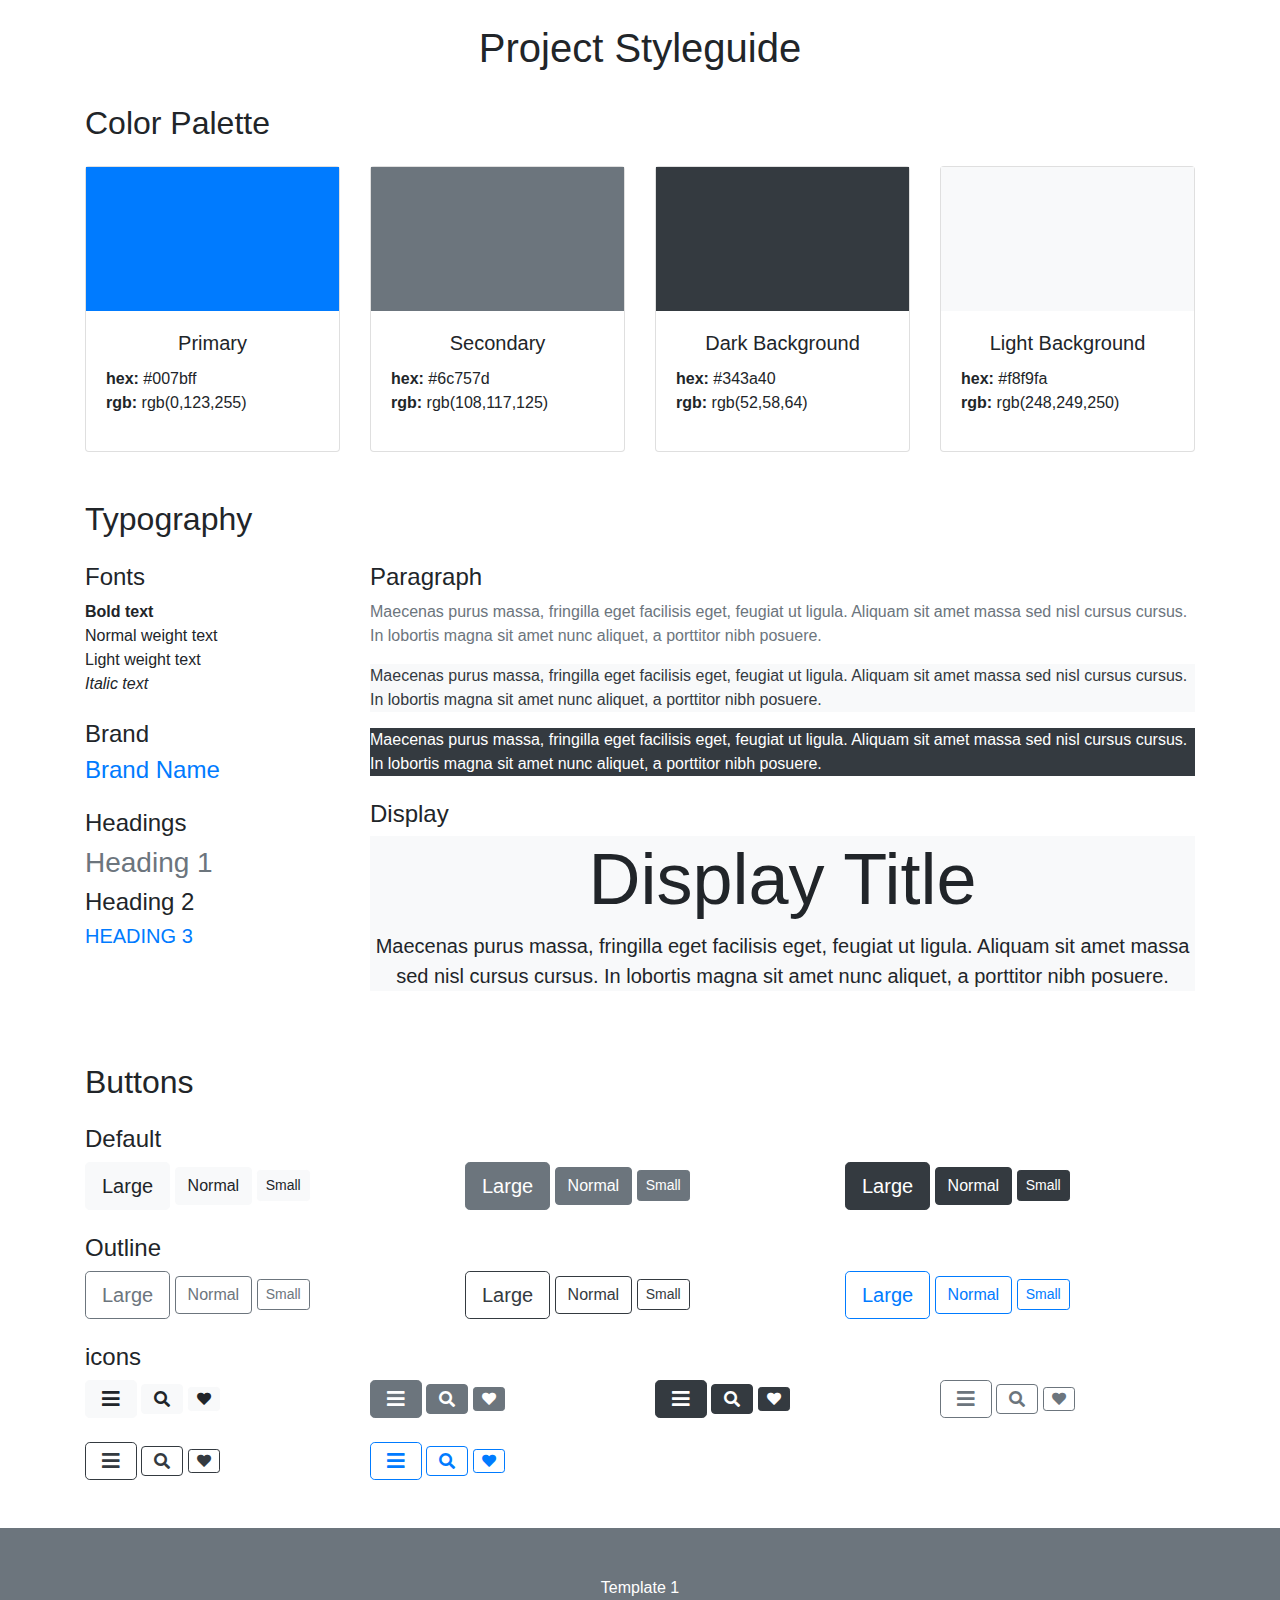
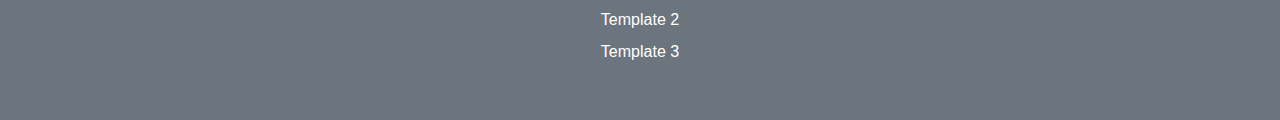
<file: pages/styleguide.html>
<!DOCTYPE html>
<html lang="en">

<head>
    <meta charset="UTF-8">
    <meta name="viewport" content="width=device-width, initial-scale=1.0">
    <title>Project Styleguide</title>

    <!-- Bootstrap CSS -->
    <link
        rel="stylesheet"
        href="https://stackpath.bootstrapcdn.com/bootstrap/4.4.1/css/bootstrap.min.css"
        integrity="sha384-Vkoo8x4CGsO3+Hhxv8T/Q5PaXtkKtu6ug5TOeNV6gBiFeWPGFN9MuhOf23Q9Ifjh"
        crossorigin="anonymous"
    >
    <!-- Font Awesome Icons -->
    <link
        rel="stylesheet"
        href="https://cdnjs.cloudflare.com/ajax/libs/font-awesome/5.13.0/css/all.min.css"
        crossorigin="anonymous"
    >
    <link rel="stylesheet" href="../css/main.css">
</head>

<body>
    <!-- Header -->
    <header class="py-4 text-center">
        <h1 class="px-4">Project Styleguide</h1>
    </header>
    
    <!-- Main -->
    <main class="container">
        <!-- Color palette -->
        <h2 class="mb-4">Color Palette</h2>

        <section class="style-section row mb-4">
            <div class="col-12 col-sm-6 col-lg-3 mb-4">
                <div class="card">
                    <div class="color-box bg-primary"></div>

                    <div class="card-body">
                        <h5 class="card-title text-center">Primary</h5>
                        <p>
                            <span class="font-weight-bold">hex:</span> #007bff<br>
                            <span class="font-weight-bold">rgb:</span> rgb(0,123,255)
                        </p>
                    </div>
                </div>  
            </div>

            <div class="col-12 col-sm-6 col-lg-3 mb-4">
                <div class="card">
                    <div class="color-box bg-secondary"></div>

                    <div class="card-body">
                        <h5 class="card-title text-center">Secondary</h5>
                        <p>
                            <span class="font-weight-bold">hex:</span> #6c757d<br>
                            <span class="font-weight-bold">rgb:</span> rgb(108,117,125)
                        </p>
                    </div>
                </div>
            </div>

            <div class="col-12 col-sm-6 col-lg-3 mb-4">
                <div class="card">
                    <div class="color-box bg-dark"></div>

                    <div class="card-body">
                        <h5 class="card-title text-center">Dark Background</h5>
                        <p>
                            <span class="font-weight-bold">hex:</span> #343a40<br>
                            <span class="font-weight-bold">rgb:</span> rgb(52,58,64)
                        </p>
                    </div>
                </div>
            </div>

            <div class="col-12 col-sm-6 col-lg-3 mb-4">
                <div class="card">
                    <div class="color-box bg-light"></div>

                    <div class="card-body">
                        <h5 class="card-title text-center">Light Background</h5>
                        <p>
                            <span class="font-weight-bold">hex:</span> #f8f9fa<br>
                            <span class="font-weight-bold">rgb:</span> rgb(248,249,250)
                        </p>
                    </div>
                </div>
            </div>
        </section><!-- end of Color palette -->

        <!-- Typography -->
        <section class="style-section mb-4">
            <h2 class="mb-4">Typography</h2>

            <!-- Text styles -->
            <div class="row">
                <div class="col-md-4 col-lg-3 mb-4">
                    <h4>Fonts</h4>
                        
                    <div class="mb-4">
                        <span class="font-weight-bold">Bold text</span><br>
                        <span>Normal weight text</span><br>
                        <span  class="font-weight-light">Light weight text</span><br>
                        <span  class="font-italic">Italic text</span><br>
                    </div>
    
                    <h4>Brand</h4>

                    <div class="mb-4">
                        <h1 class="h4 text-primary brand-text">Brand Name</h1>
                    </div>

                    <h4>Headings</h4>

                    <div>
                        <h3 class="text-capitalize text-secondary">Heading 1</h3>
                        <h4 class="">Heading 2</h4>
                        <h5 class="text-uppercase text-primary">Heading 3</h5>
                    </div>
                </div>

                <div class="col-md-8 col-lg-9 mb-4">
                    <h4>Paragraph</h4>

                    <div class="mb-4">
                        <p class="text-secondary">
                            Maecenas purus massa, fringilla eget facilisis eget, 
                            feugiat ut ligula. Aliquam sit amet massa sed nisl cursus cursus. 
                            In lobortis magna sit amet nunc aliquet, a porttitor nibh posuere.
                        </p>
    
                        <p class="bg-light text-dark">
                            Maecenas purus massa, fringilla eget facilisis eget, 
                            feugiat ut ligula. Aliquam sit amet massa sed nisl cursus cursus. 
                            In lobortis magna sit amet nunc aliquet, a porttitor nibh posuere.
                        </p>
    
                        <p class="bg-dark text-white">
                            Maecenas purus massa, fringilla eget facilisis eget, 
                            feugiat ut ligula. Aliquam sit amet massa sed nisl cursus cursus. 
                            In lobortis magna sit amet nunc aliquet, a porttitor nibh posuere.
                        </p>
                    </div>

                    <h4>Display</h4>

                    <div class="bg-light text-center mb-4">
                        <h2 class="display-3">Display Title</h2>
                        <p class="lead">
                            Maecenas purus massa, fringilla eget facilisis eget, 
                            feugiat ut ligula. Aliquam sit amet massa sed nisl cursus cursus. 
                            In lobortis magna sit amet nunc aliquet, a porttitor nibh posuere.
                        </p>
                    </div>
                </div>
            </div><!-- end of Text styles -->
        </section><!-- end of Typography -->

         <!-- Buttons -->
        <section class="style-section mb-4">
            <h2 class="mb-4">Buttons</h2>

            <h4>Default</h4>

            <div class="row">
                <div class="col-12 col-md-6 col-lg-4 mb-4">
                    <button class="btn btn-lg btn-light">Large</button>
                    <button class="btn btn-light">Normal</button>
                    <button class="btn btn-sm btn-light">Small</button>
                </div>

                <div class="col-12 col-md-6 col-lg-4 mb-4">
                    <button class="btn btn-lg btn-secondary">Large</button>
                    <button class="btn btn-secondary">Normal</button>
                    <button class="btn btn-sm btn-secondary">Small</button>
                </div>


                <div class="col-12 col-md-6 col-lg-4 mb-4">
                    <button class="btn btn-lg btn-dark">Large</button>
                    <button class="btn btn-dark">Normal</button>
                    <button class="btn btn-sm btn-dark">Small</button>
                </div>
            </div>

            <h4>Outline</h4>

            <div class="row">
                <div class="col-12 col-md-6 col-lg-4 mb-4">
                    <button class="btn btn-lg btn-outline-secondary">Large</button>
                    <button class="btn btn-outline-secondary">Normal</button>
                    <button class="btn btn-sm btn-outline-secondary">Small</button>
                </div>

                <div class="col-12 col-md-6 col-lg-4 mb-4">
                    <button class="btn btn-lg btn-outline-dark">Large</button>
                    <button class="btn btn-outline-dark">Normal</button>
                    <button class="btn btn-sm btn-outline-dark">Small</button>
                </div>


                <div class="col-12 col-md-6 col-lg-4 mb-4">
                    <button class="btn btn-lg btn-outline-primary">Large</button>
                    <button class="btn btn-outline-primary">Normal</button>
                    <button class="btn btn-sm btn-outline-primary">Small</button>
                </div>
            </div>

            <h4>icons</h4>

            <div class="row">
                <div class="col-6 col-md-4 col-lg-3 mb-4">
                    <button class="btn btn-lg btn-light fas fa-bars"></button>
                    <button class="btn btn-light fas fa-search"></button>
                    <button class="btn btn-sm btn-light fas fa-heart"></button>
                </div>

                <div class="col-6 col-md-4 col-lg-3 mb-4">
                    <button class="btn btn-lg btn-secondary fas fa-bars"></button>
                    <button class="btn btn-secondary fas fa-search"></button>
                    <button class="btn btn-sm btn-secondary fas fa-heart"></button>
                </div>

                <div class="col-6 col-md-4 col-lg-3 mb-4">
                    <button class="btn btn-lg btn-dark fas fa-bars"></button>
                    <button class="btn btn-dark fas fa-search"></button>
                    <button class="btn btn-sm btn-dark fas fa-heart"></button>
                </div>

                <div class="col-6 col-md-4 col-lg-3 mb-4">
                    <button class="btn btn-lg btn-outline-secondary fas fa-bars"></button>
                    <button class="btn btn-outline-secondary fas fa-search"></button>
                    <button class="btn btn-sm btn-outline-secondary fas fa-heart"></button>
                </div>

                <div class="col-6 col-md-4 col-lg-3 mb-4">
                    <button class="btn btn-lg btn-outline-dark fas fa-bars"></button>
                    <button class="btn btn-outline-dark fas fa-search"></button>
                    <button class="btn btn-sm btn-outline-dark fas fa-heart"></button>
                </div>

                <div class="col-6 col-md-4 col-lg-3 mb-4">
                    <button class="btn btn-lg btn-outline-primary fas fa-bars"></button>
                    <button class="btn btn-outline-primary fas fa-search"></button>
                    <button class="btn btn-sm btn-outline-primary fas fa-heart"></button>
                </div>
            </div>
        </section><!-- end of Buttons -->
    </main>

    <!-- Footer -->
    <footer class="bg-secondary py-5 text-center">
        <div class="mb-2"><a href="../index.html" class="text-white">Template 1</a></div>
        <div class="mb-2"><a href="../pages/page2.html" class="text-white">Template 2</a></div>
        <div class="mb-2"><a href="../pages/page3.html" class="text-white">Template 3</a></div>
    </footer>
</body>

</html>
</file>
<file: css/main.css>
/* Global */

* {
    font-family: 'Manrope', sans-serif;
}

/* * {
  outline: 1px solid red;  use as a design aide 
} */


/* Home Page */
  
  
#homejumbotron {
  background-image: url("https://res.cloudinary.com/dvfa68qn3/image/upload/w_1920,c_scale/q_auto,f_auto/fl_lossy/v1590325133/Background_for_home_page_dbtjox.jpg");
  background-repeat: no-repeat;
  background-position: center;
  background-size: cover;
}

.jumbotron .display-4 {
  font-family: 'Dancing Script', cursive;
}

.container1.row {
    flex-wrap: nowrap;
}

.content1.col {
    min-width: 100%; /* important for navbar display */
    overflow-x: hidden; /* important for navbar display */
}

.brand1 h1 {
    font-size: 1.3rem;
}

.signin1,
.feature1 {
   flex: none; /* important for fixed width of form and iframe */
}

.signin1 form {
    width: 240px; 
}

.feature1 iframe {
    width: 320px; /* youtube iframe ratio is 16:9... */
    height: 180px; /* ...always maintain the same ratio */
    background-color: #000;
}

@media only screen and (min-width: 500px) {
    .feature1 iframe {
        width: 480px;
        height: 270px; 
    }
}

@media only screen and (min-width: 992px) {
    .content1.col {
        min-width: 0; /* important for adjusting main content */
    }
}

/* Template 2 */

.navbar2 {
    transition: background .5s; /* smooth background color change */
}

.navbar2.scrolled {
    /* when navbar has the class of scrolled, change background color */
	/* adding the class is controlled by javascript - see template2.js */
    background:  rgba(0, 0, 0, 0.9);
}

.brand2 h1 {
    font-size: 1.3rem;
}
  
.hero2 {
    position: relative; /* important for positioning of the hero-container */
    background-color: black;
    height: 100vh; /* 100% of the viewport height */
    min-height: 25rem; /* fallback for vh units - equal to 400px in most browsers (16px x 25) */
    width: 100%;
    overflow: hidden;
}

.hero2 .overlay {
    /* adds a dark scrim over the video */
    position: absolute;
    top: 0;
    left: 0;
    height: 100%;
    width: 100%;
    background-color: rgba(0, 0, 0, 0.6);
    z-index: 1; /* important for layering the scrim on top of the video */
}

.hero2 video {
    /* allow video to adjust to the screen */
    position: absolute;
    top: 50%;
    left: 50%;
    min-width: 100%;
    min-height: 100%;
    width: auto;
    height: auto;
    z-index: 0; /* important for layering the video under the scrim and text */
    -ms-transform: translateX(-50%) translateY(-50%);
    -moz-transform: translateX(-50%) translateY(-50%);
    -webkit-transform: translateX(-50%) translateY(-50%);
    transform: translateX(-50%) translateY(-50%);
}
  
.hero2 .container {
    position: relative;
    z-index: 2; /* important for layering the text on top of the scrim and video */
}
  
.shop2 {
    max-width: 992px;
}

.card-link {
    color: #212529;
}

.card-link:hover {
    text-decoration: none;
    color: #6c757d;
}

.card-footer2 {
    position: absolute;
    bottom: 0;
    right: 0;
}

.btn.like2 {
    border: none;
    font-size: 1.5rem;
}

.btn.like2:focus {
    box-shadow: 0 0 0 0.2rem #fff; /* remove Bootstrap's default box-shadow */
}

.btn.like2-active {
    color: #e83e8c;
}

@media only screen and (max-width: 992px) {
    .shop2 {
        padding: 0 20px;
    }
}

/* Template 3 */

.container3 {
    border-top: 1px solid #ccc;
}

.brand3 {
    color: #212529;
}

.brand3:hover,
.brand3:active {
    text-decoration: none;
    color: #6c757d;
}

.brand3 h1 {
    font-size: 1.5rem;  
}

.nav-scroller {
    position: relative; /* important for scrollable navbar links */
    z-index: 2;
    height: 2.75rem;
    overflow-y: hidden; /* hide default scrollbar */
}

.nav-scroller .nav {
    /* scrollable navbar */
    -ms-flex-wrap: nowrap;
    flex-wrap: nowrap;
    padding-bottom: 1rem;
    margin-top: -1px;
    overflow-x: auto;
    text-align: center;
    white-space: nowrap;
    -webkit-overflow-scrolling: touch;
}

.header3,
.navigation3,
.carousel3,
.gallery3 {
    max-width: 992px;
    margin: 0 auto;
}

@media only screen and (max-width: 992px) {
    .gallery3 {
        padding: 0 20px;
    }
}

/* North America */

/* Fixed Background Image */
#fixedna {
  background-image: url('https://res.cloudinary.com/dvfa68qn3/image/upload/w_1920,c_scale/q_auto,f_auto/fl_lossy/v1590325139/North_America_banner_m3onit.jpg');
  background-size: cover;
  background-attachment: fixed;
  min-height: 500px;
  
}

/* Styleguide layout only */

.style-section .color-box {
    width: 100%;
    height: 9em;
}
</file>
